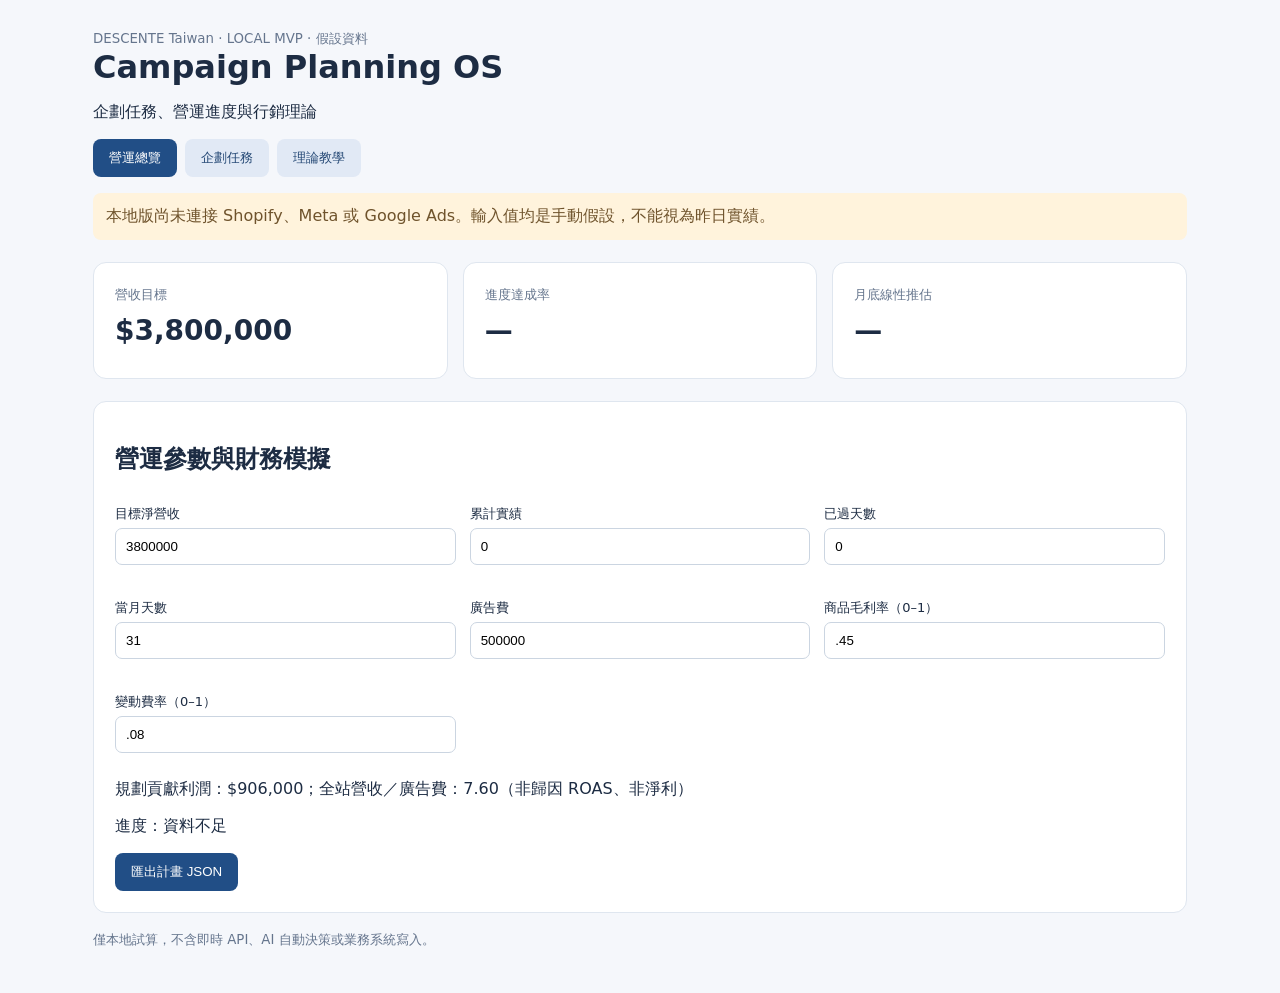
<file: campaign-planning-os/index.html>
<!doctype html><html lang="zh-Hant"><head><meta charset="utf-8"/><meta name="viewport" content="width=device-width,initial-scale=1"/><title>Campaign Planning OS</title><style>
:root{font-family:system-ui,-apple-system,sans-serif;background:#f5f7fb;color:#1d2c43}*{box-sizing:border-box}body{margin:0;padding:28px;max-width:1150px;margin:auto}h1{margin:0}small{color:#65758d}.wrap{display:grid;grid-template-columns:repeat(3,1fr);gap:15px;margin:22px 0}.card{background:#fff;border:1px solid #dfe6ef;border-radius:13px;padding:21px}.metric{font-size:28px;font-weight:bold;margin:10px 0}label{display:grid;gap:5px;margin:10px 0;font-size:13px}input{padding:10px;border-radius:7px;border:1px solid #cbd5e1;width:100%}.form{display:grid;grid-template-columns:repeat(3,1fr);gap:14px}.bar{height:10px;border-radius:8px;background:#e6edf4;overflow:hidden}.bar span{height:100%;background:#286bb5;display:block}button{background:#214e86;color:white;border:0;border-radius:8px;padding:10px 16px;cursor:pointer}.warning{background:#fff3dc;padding:13px;border-radius:8px;color:#6f532c}.nav button{margin-right:8px;background:#e1e9f5;color:#244875}.nav button.active{background:#214e86;color:#fff}.hidden{display:none}@media(max-width:700px){.wrap,.form{grid-template-columns:1fr}body{padding:12px}}
</style></head><body><header><small>DESCENTE Taiwan · LOCAL MVP · 假設資料</small><h1>Campaign Planning OS</h1><p>企劃任務、營運進度與行銷理論</p><div class="nav"><button class="active" data-tab="dashboard">營運總覽</button><button data-tab="quest">企劃任務</button><button data-tab="knowledge">理論教學</button></div></header><section id="dashboard"><p class="warning">本地版尚未連接 Shopify、Meta 或 Google Ads。輸入值均是手動假設，不能視為昨日實績。</p><div class="wrap"><div class="card"><small>營收目標</small><div class="metric" id="targetCard"></div></div><div class="card"><small>進度達成率</small><div class="metric" id="pacingCard"></div></div><div class="card"><small>月底線性推估</small><div class="metric" id="projectionCard"></div></div></div><div class="card"><h2>營運參數與財務模擬</h2><div class="form"><label>目標淨營收<input id="target" type="number" value="3800000"></label><label>累計實績<input id="actual" type="number" value="0"></label><label>已過天數<input id="elapsed" type="number" value="0"></label><label>當月天數<input id="total" type="number" value="31"></label><label>廣告費<input id="adSpend" type="number" value="500000"></label><label>商品毛利率（0–1）<input id="margin" type="number" step=".01" value=".45"></label><label>變動費率（0–1）<input id="variableRate" type="number" step=".01" value=".08"></label></div><p id="finance"></p><p id="status"></p><button id="export">匯出計畫 JSON</button></div></section><section id="quest" class="hidden"><div class="card"><h2>企劃任務</h2><ol><li>確認資料來源和去年同期</li><li>倒推營收與財務 KPI</li><li>商品 ABC、庫存與安索夫分類</li><li>STP / RFM 客群策略</li><li>活動方案比較與試算</li><li>廣告、甘特圖與成效驗證</li></ol><p>每個關卡必須有來源、公式、假設與人工審核；此版本提供流程骨架。</p></div></section><section id="knowledge" class="hidden"><div id="theories"></div></section><footer><p><small>僅本地試算，不含即時 API、AI 自動決策或業務系統寫入。</small></p></footer><script type="module">
import {pacing,finance,theories} from './engine.mjs';
const ids=['target','actual','elapsed','total','adSpend','margin','variableRate'];const storeKey='campaign-planning-min-v1';let data={};try{data=JSON.parse(localStorage.getItem(storeKey)||'{}')}catch{};const fmt=n=>new Intl.NumberFormat('zh-TW',{maximumFractionDigits:0}).format(n);
ids.forEach(id=>{if(data[id]!=null)document.getElementById(id).value=data[id];document.getElementById(id).addEventListener('input',update)});
function update(){data=Object.fromEntries(ids.map(id=>[id,Number(document.getElementById(id).value)]));try{let p=pacing(data.target,data.actual,data.elapsed,data.total),f=finance(data.target,data.adSpend,data.margin,data.variableRate);targetCard.textContent='$'+fmt(data.target);pacingCard.textContent=p.percent==null?'—':(p.percent*100).toFixed(1)+'%';projectionCard.textContent=p.projection==null?'—':'$'+fmt(p.projection);document.getElementById('finance').textContent='規劃貢獻利潤：$'+fmt(f.contribution)+'；全站營收／廣告費：'+(f.wholeStoreRevenueOverAdSpend?.toFixed(2)??'—')+'（非歸因 ROAS、非淨利）';document.getElementById('status').textContent='進度：'+p.status;localStorage.setItem(storeKey,JSON.stringify(data))}catch(e){document.getElementById('finance').textContent=e.message}}
document.querySelectorAll('[data-tab]').forEach(b=>b.onclick=()=>{document.querySelectorAll('[data-tab]').forEach(x=>x.classList.remove('active'));b.classList.add('active');['dashboard','quest','knowledge'].forEach(x=>document.getElementById(x).classList.toggle('hidden',b.dataset.tab!==x))});document.getElementById('theories').innerHTML=theories.map(([name,description])=>'<div class="card" style="margin-top:12px"><h3>'+name+'</h3><p>'+description+'</p></div>').join('');document.getElementById('export').onclick=()=>{const a=document.createElement('a'),url=URL.createObjectURL(new Blob([JSON.stringify({brand:'DESCENTE Taiwan',...data,approved:false,verified:false},null,2)],{type:'application/json'}));a.href=url;a.download='campaign-plan.json';a.click();URL.revokeObjectURL(url)};update();</script></body></html>
</file>
